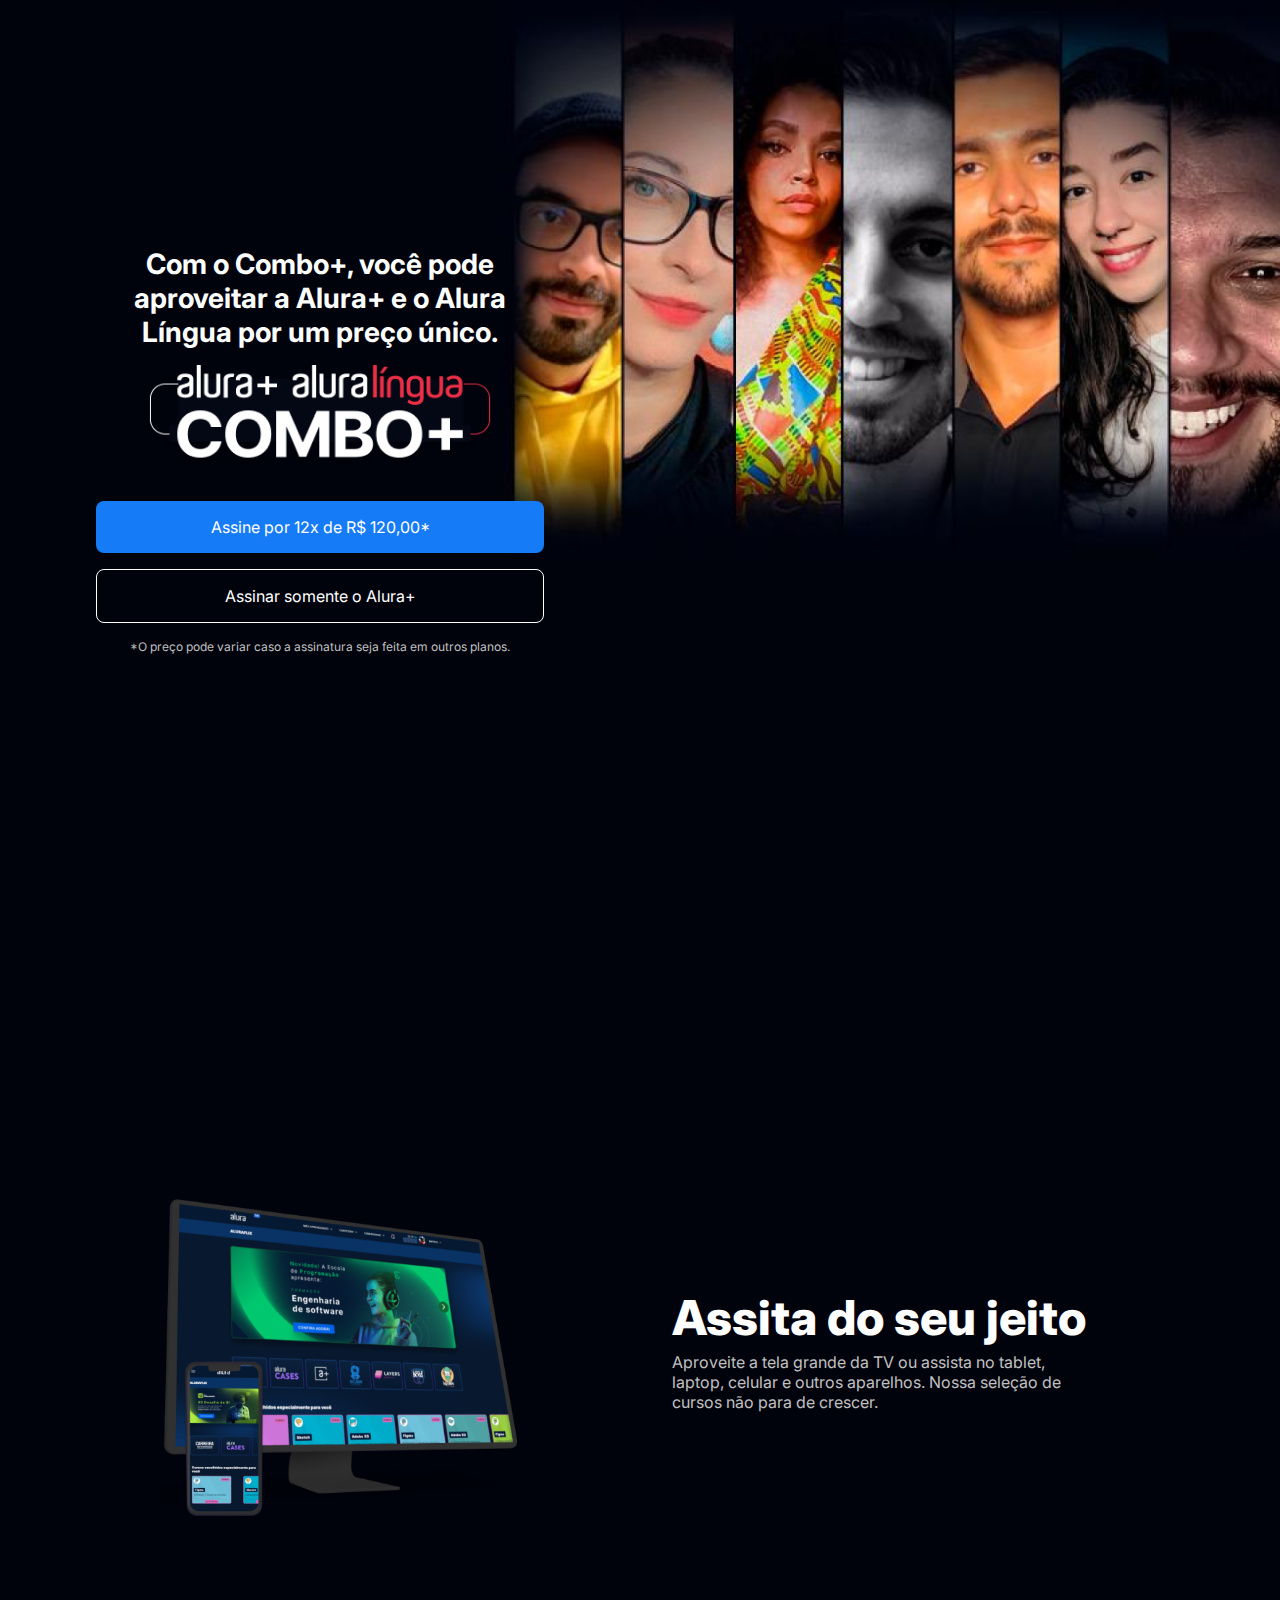
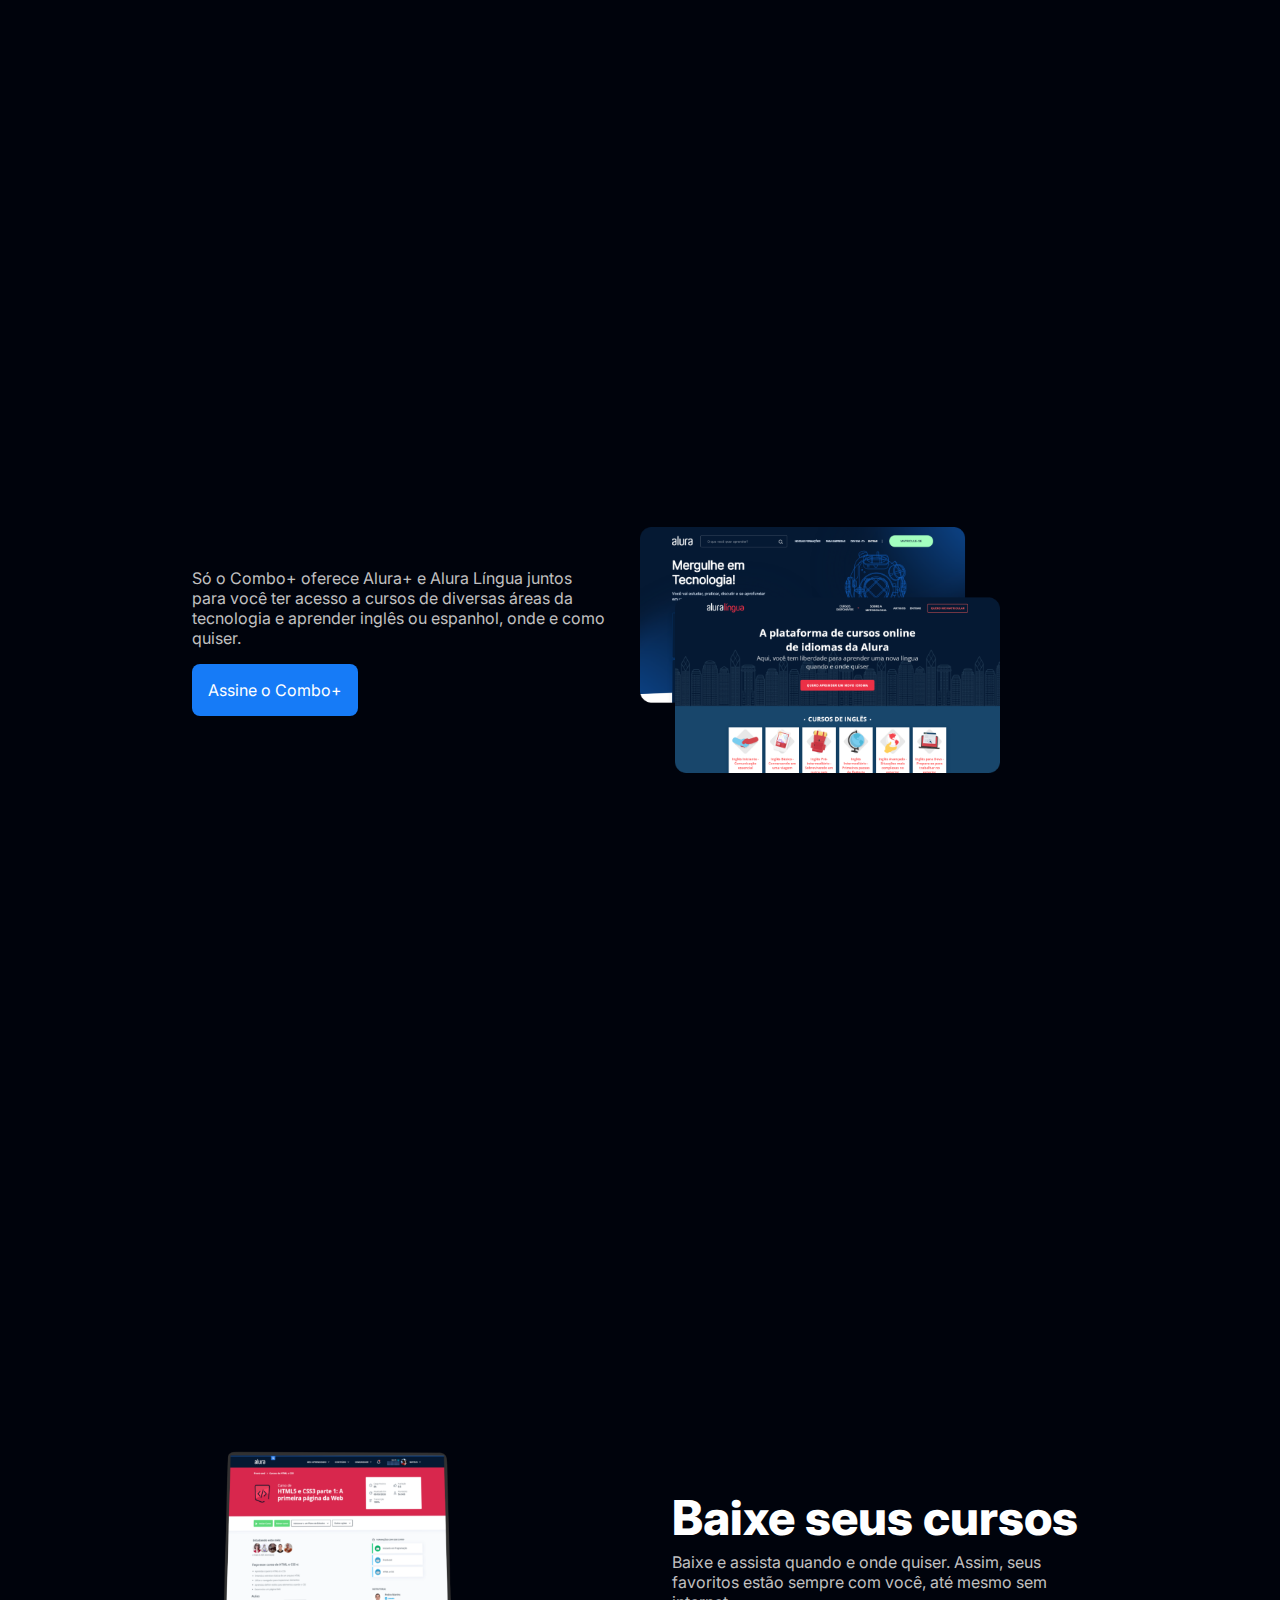
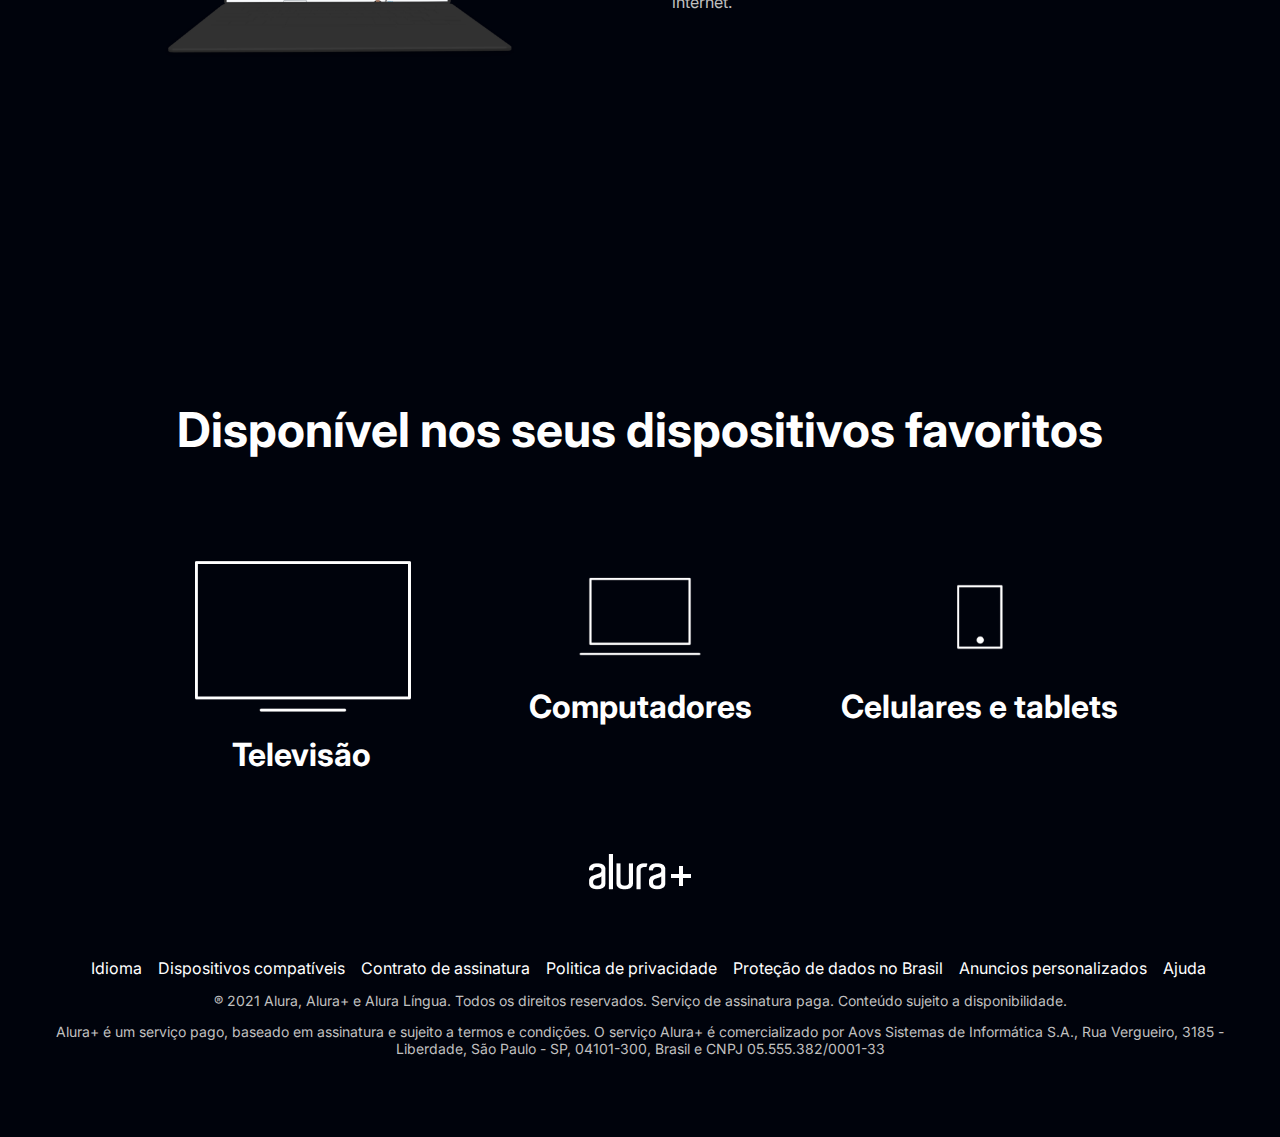
<file: aprofundando-conhecimentos/index.html>
<!DOCTYPE html>
<html lang="pt-br">
    <head>
        <meta charset="UTF-8">
        <meta name="viewport" content="width=device-width, initial-scale=1.0">
        <title>Alura Plus</title>
        <link rel="stylesheet" href="style.css">
    </head>
    <body>
        <section class="container principal">
            <div class="container__caixa">
                <h1 class="container__titulo">Com o Combo+, você pode aproveitar a Alura+
                    e o Alura Língua por um preço único.</h1>
                <img class="container__imagem" src="img/Combo.png" width="348px" height="100px" alt="Imagem mostrando o combo do alura+">   
                <a href="www.alura.com.br" class="container__botao">Assine por 12x de R$ 120,00*</a>
                <a href="www.alura.com.br" class="container__botao botao_secundario">Assinar somente o Alura+</a>    
                <P class="container__aviso">*O preço pode variar caso a assinatura seja feita em outros planos.</P>
            </div>
        </section>
        <section class="container secundario">
            <img class="secundario__imagem" src="img/Plataformas.png" alt="Mostra todas as plataformas disponiveis do alura, sendo aberto no computador e celular">
            <div class="container__descricao">
                <h2 class="descricao__titulo">Assita do seu jeito</h2>
                <p class="descricao__texto">Aproveite a tela grande da TV ou assista no tablet, laptop, celular e outros aparelhos. Nossa seleção de cursos não para de crescer.</p>
            </div>
        </section>
        <section class="container secundario">
            <div class="container__descricao">
                <p class="descricao__texto" >Só o Combo+ oferece Alura+ e Alura Língua juntos para você ter acesso a cursos de diversas áreas da tecnologia e aprender inglês ou espanhol, onde e como quiser.</p>
                <a class="container__botao secundario__botao" href="www.alura.com.br">Assine o Combo+</a>
            </div>
            <img class="secundario__imagem" src="img/Telas.png" alt="Telas do site da alura">
        </section>
        <section class="container secundario">
            <img class="secundario__imagem" src="img/Notebook.png" alt="Imagem do alura+ num notebook">
            <div class="container__descricao">
                <h2 class="descricao__titulo">Baixe seus cursos</h2>
                <p class="descricao__texto" >Baixe e assista quando e onde quiser. Assim, seus favoritos estão sempre com você, até mesmo sem internet.</p>
             </div>
        </section>
        <section class="dispositivos">
            <h2 class="dispositivos__titulo">Disponível nos seus dispositivos favoritos</h2>
            <ul class="dispositivos__lista">
                <li>
                    <img src="img/tv.png" alt="Imagem que mostra que o Alura+ funciona em uma tv">
                    <h3 class="lista__item">Televisão</h3>
                </li>
                <li>
                    <img class="secundario__imagem" src="img/computador.png" alt="Imagem que mostra que o Alura+ funciona em um computador">
                    <h3 class="lista__item">Computadores</h3>
                </li>
                <li>
                    <img class="secundario__imagem" src="img/celular.png" alt="Imagem que mostra que o Alura+ funciona em celulares e tablets">
                    <h3 class="lista__item">Celulares e tablets</h3>
                </li>
            </ul>
        </section>
        <footer class="rodape">
            <img class="rodape__logo" src="img/Logo.png" alt="logo da Alura+">
            <ul class="rodape__lista">
                <li class="lista__link">
                    <a href="#">Idioma</a>
                </li>
                <li class="lista__link">
                    <a href="#">Dispositivos compatíveis</a>
                </li>
                <li class="lista__link">
                    <a href="#">Contrato de assinatura</a>
                </li>
                <li class="lista__link">
                    <a href="#">Politica de privacidade</a>
                </li>
                <li class="lista__link">
                    <a href="#">Proteção de dados no Brasil</a>
                </li>
                <li class="lista__link">
                    <a href="#">Anuncios personalizados</a>
                </li>
                <li class="lista__link">
                    <a href="#">Ajuda</a>
                </li>
            </ul>
            <p class="rodape__texto">® 2021 Alura, Alura+ e Alura Língua. Todos os direitos reservados. Serviço de assinatura paga. Conteúdo sujeito a disponibilidade.</p>
            <p class="rodape__texto">Alura+ é um serviço pago, baseado em assinatura e sujeito a termos e condições. O serviço Alura+ é comercializado por Aovs Sistemas de Informática S.A., Rua Vergueiro, 3185 - Liberdade, São Paulo - SP, 04101-300, Brasil e CNPJ 05.555.382/0001-33</p>
        </footer>
    </body>
</html>
</file>
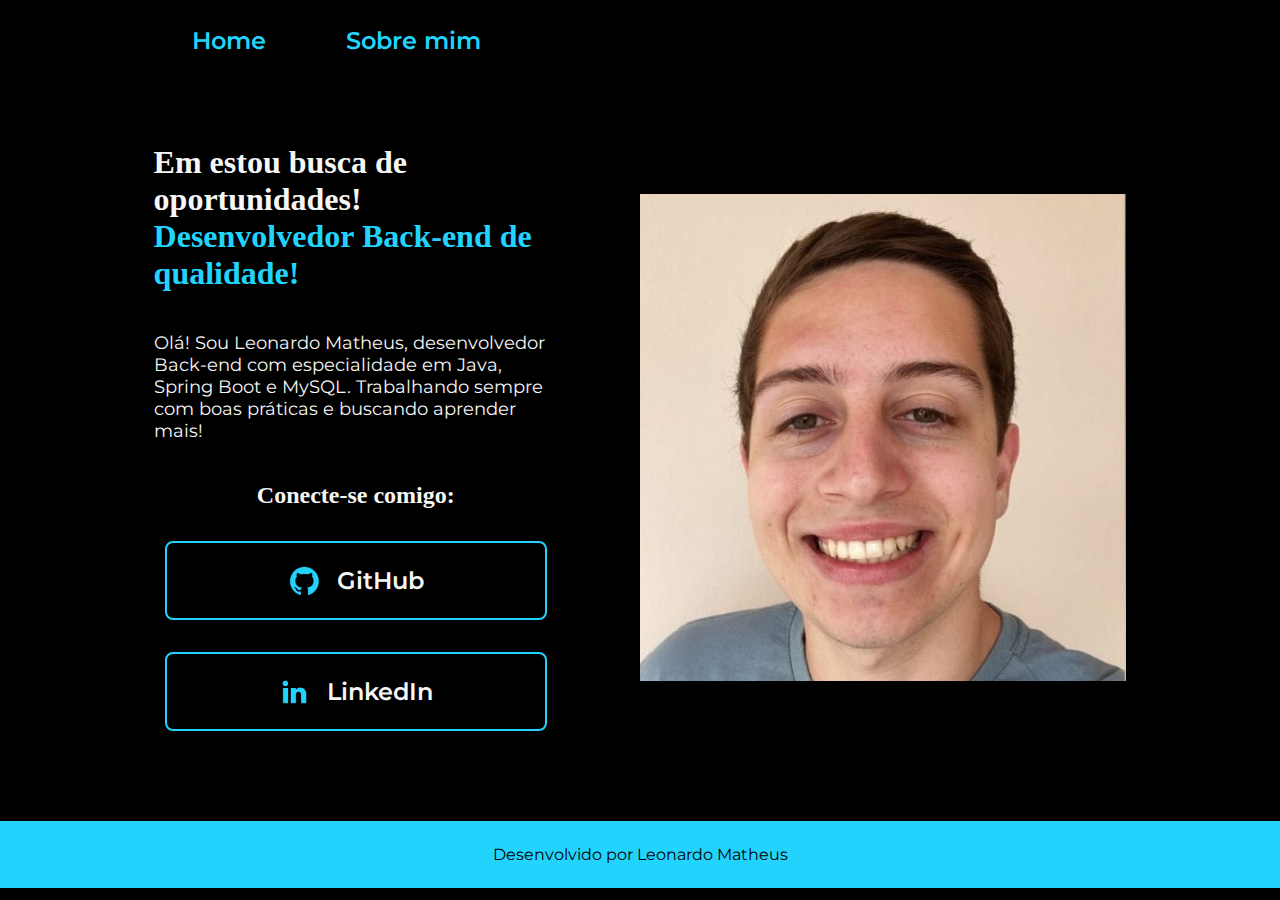
<file: html-css/index.html>
<!DOCTYPE html>
<html lang="pt-br">
    <head>
        <meta charset="UTF-8">
        <meta name="viewport" content="width=device-width, initial-scale=1.0">
        <link rel="stylesheet" href="styles/style.css">
        <title>Portfolio</title>
    </head>
    <body>
        <header class="cabecalho">
            <nav class="cabecalho__menu">
                <a class="cabecalho__menu__link" href="index.html">Home</a>
                <a class="cabecalho__menu__link" href="about.html">Sobre mim</a>
            </nav>
        </header>
        <main class="apresentacao">
            <section class="apresentacao__conteudo">
                <h1 class="apresentacao__titulo">
                    Em estou busca de oportunidades! 
                    <strong class="titulo-destaque"> Desenvolvedor Back-end de qualidade!</strong>
                </h1>
                <p class="apresentacao__conteudo__texto">
                    Olá! Sou Leonardo Matheus, desenvolvedor Back-end
                    com especialidade em Java, Spring Boot e MySQL.
                    Trabalhando sempre com boas práticas e buscando
                    aprender mais!
                </p>
                <div class="apresentacao__links">
                    <h2 class="apresentacao__links__h2">Conecte-se comigo:</h2>
                    <a class="apresentacao__links__navegacao" href="http://github.com/Leonardo2M"><img src="assets/github.png" alt="">GitHub</a>
                    <a class="apresentacao__links__navegacao" href="https://www.linkedin.com/in/leonardommiranda/"><img src="assets/linkedin.png" alt="">LinkedIn</a>
                </div>
            </section>
            <img class="apresentacao__imagem" src="assets/minha-imagem.png" alt="Foto de rosto de Leonardo Matheus de miranda">
        </main>
        <footer class="rodape">Desenvolvido por Leonardo Matheus</footer>
    </body>
</html>
</file>
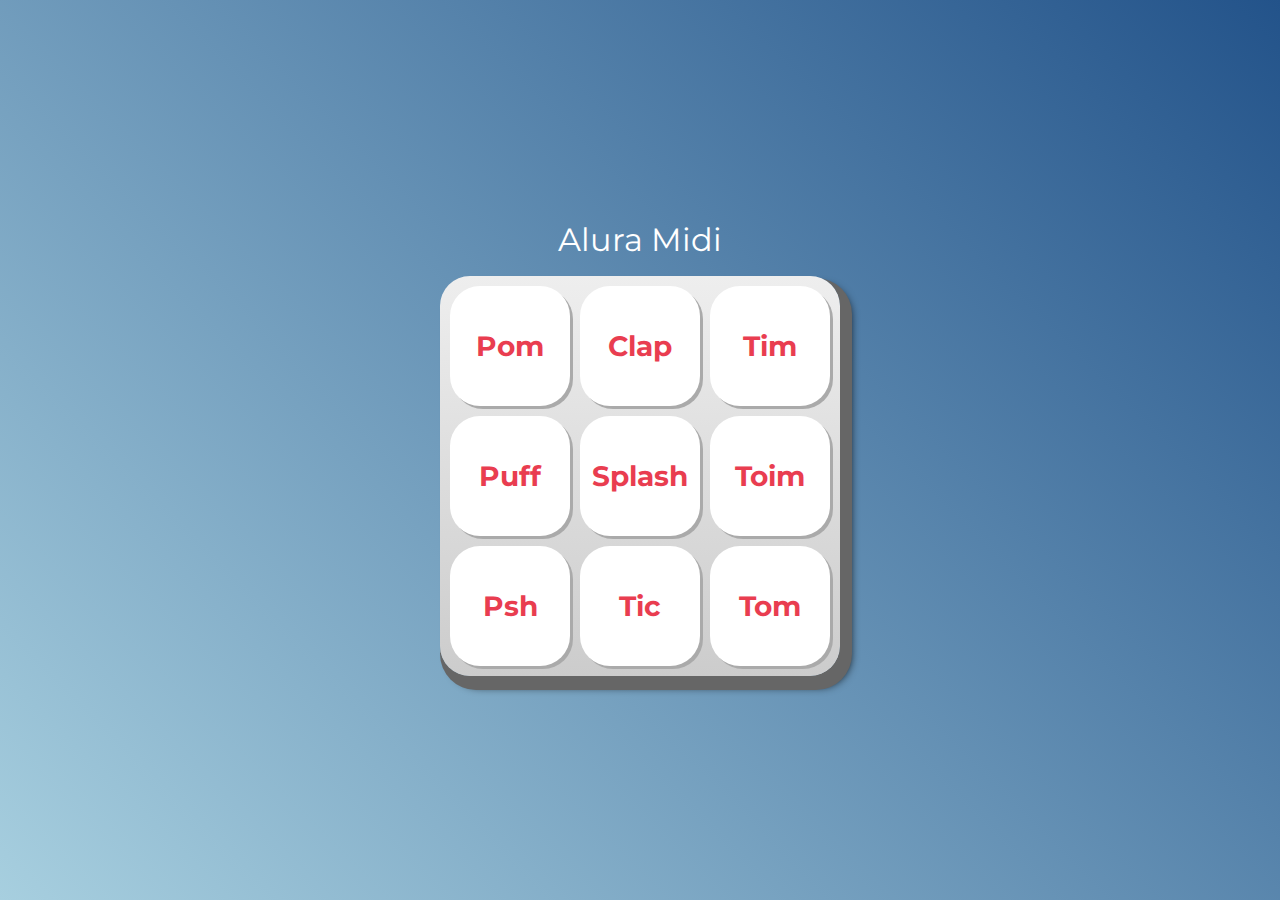
<file: js/aluramidi/index.html>
<!DOCTYPE html>
<html lang="pt-BR">
    <head>
        <meta charset="UTF-8">
        <meta http-equiv="X-UA-Compatible" content="IE=edge">
        <meta name="viewport" content="width=device-width, initial-scale=1.0">

        <title>Alura MIDI</title>

        <link rel="preconnect" href="https://fonts.googleapis.com">
        <link rel="preconnect" href="https://fonts.gstatic.com" crossorigin>
        <link href="https://fonts.googleapis.com/css2?family=Montserrat:wght@500;600&display=swap" rel="stylesheet">

        <link rel="icon" type="image/png" href="images/bateria.png">
        <link rel="stylesheet" href="css/reset.css">
        <link rel="stylesheet" href="css/estilos.css">

    </head>
    <body>

        <h1>Alura Midi</h1>

        <section class="teclado">
            <button class="tecla tecla_pom">Pom</button>
            <button class="tecla tecla_clap">Clap</button>
            <button class="tecla tecla_tim">Tim</button>

            <button class="tecla tecla_puff">Puff</button>
            <button class="tecla tecla_splash">Splash</button>
            <button class="tecla tecla_toim">Toim</button>

            <button class="tecla tecla_psh">Psh</button>
            <button class="tecla tecla_tic">Tic</button>
            <button class="tecla tecla_tom">Tom</button>
        </section>

        <audio src="sounds/keyq.wav" id="som_tecla_pom"></audio>
        <audio src="sounds/keyw.wav" id="som_tecla_clap"></audio>
        <audio src="sounds/keye.wav" id="som_tecla_tim"></audio>
        <audio src="sounds/keya.wav" id="som_tecla_puff"></audio>
        <audio src="sounds/keys.wav" id="som_tecla_splash"></audio>
        <audio src="sounds/keyd.wav" id="som_tecla_toim"></audio>
        <audio src="sounds/keyz.wav" id="som_tecla_psh"></audio>
        <audio src="sounds/keyx.wav" id="som_tecla_tic"></audio>
        <audio src="sounds/keyc.wav" id="som_tecla_tom"></audio>

        <script src="main.js"></script>
    </body>
</html>
</file>
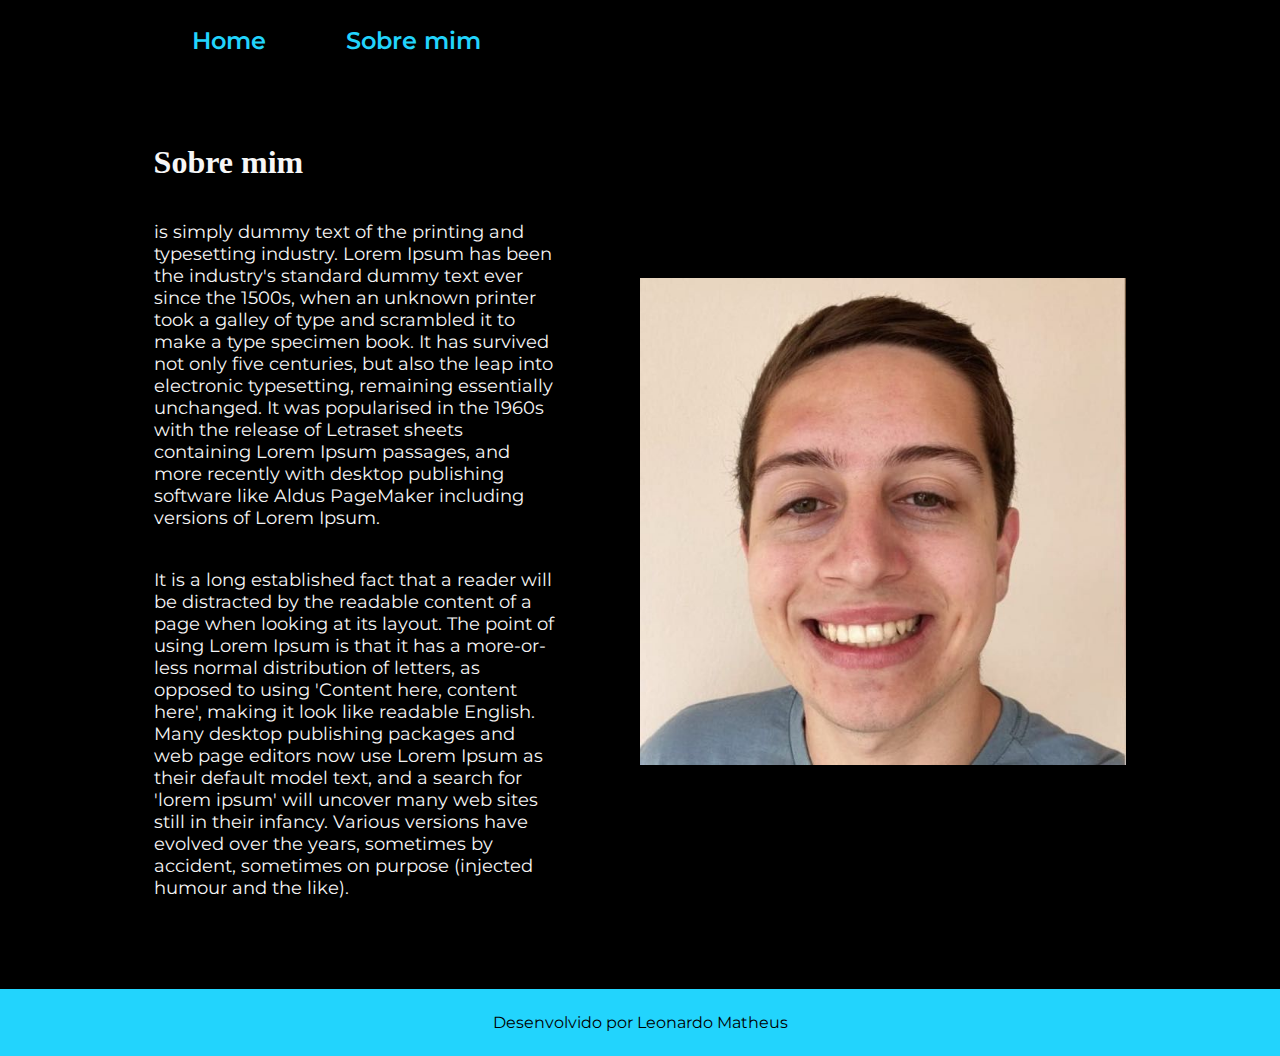
<file: html-css/about.html>
<!DOCTYPE html>
<html lang="en">
<head>
    <meta charset="UTF-8">
    <meta name="viewport" content="width=device-width, initial-scale=1.0">
    <title>Sobre mim</title>
    <link rel="stylesheet" href="styles/style.css">
</head>
<body>
    <header class="cabecalho">
        <nav class="cabecalho__menu">
            <a class="cabecalho__menu__link" href="index.html">Home</a>
            <a class="cabecalho__menu__link" href="about.html">Sobre mim</a>
        </nav>
    </header>
    <main class="apresentacao">
        <section class="apresentacao__conteudo">
            <h1 class="apresentacao__conteudo__h2">Sobre mim</h1>
            <p class="apresentacao__conteudo__texto">is simply dummy text of the printing and typesetting industry. Lorem Ipsum has been the industry's standard dummy text ever since the 1500s, when an unknown printer took a galley of type and scrambled it to make a type specimen book. It has survived not only five centuries, but also the leap into electronic typesetting, remaining essentially unchanged. It was popularised in the 1960s with the release of Letraset sheets containing Lorem Ipsum passages, and more recently with desktop publishing software like Aldus PageMaker including versions of Lorem Ipsum.</p>
            <p class="apresentacao__conteudo__texto">It is a long established fact that a reader will be distracted by the readable content of a page when looking at its layout. The point of using Lorem Ipsum is that it has a more-or-less normal distribution of letters, as opposed to using 'Content here, content here', making it look like readable English. Many desktop publishing packages and web page editors now use Lorem Ipsum as their default model text, and a search for 'lorem ipsum' will uncover many web sites still in their infancy. Various versions have evolved over the years, sometimes by accident, sometimes on purpose (injected humour and the like).</p>
        </section>
        <img class="apresentacao__imagem" src="assets/minha-imagem.png" alt="Foto de rosto de Leonardo Matheus de miranda">
    </main>
    <footer class="rodape">Desenvolvido por Leonardo Matheus</footer>
</body>
</html>
</file>
<file: aprofundando-conhecimentos/style.css>
@import url('https://fonts.googleapis.com/css2?family=Inter:wght@400;700&display=swap');

* {
    padding: 0;
    margin: 0;
}

:root {
    --cor-principal: #FFFFFF;
    --cor-secundario: #C0C0C0;
    --cor-azul: #167BF7;
    --cor-background: #00030C;
    --cor-efeito: #72f6ff;

    --fonte-principal: 'Inter', sans-serif;
}

body {
    background-color: var(--cor-background);
    color: var(--cor-principal);
    font-family: var(--fonte-principal);
    font-size: 16px;
    font-weight: 400;
}

.principal {
    background-image: url(img/Background.png);
    background-repeat: no-repeat;
    background-size: contain;
    align-items: center;
    text-align: center;
}

.container {
    display: grid;
    height: 100vh;
    grid-template-columns:  50% 50%;
}

.container__caixa {
    margin: 0 6em;
}

.container__titulo {
    font-size: 28px;
    font-weight: 700;
}

.container__botao {
    display: block;
    border-radius: 8px;
    padding: 1em;
    color: var(--cor-principal);
    background-color: var(--cor-azul);
    text-decoration: none;
    margin-bottom: 1em;
}

.container__botao:hover {
    background-color: var(--cor-efeito);
    color: var(--cor-background);
}

.botao_secundario {
    background-color: transparent;
    border: 1px solid var(--cor-principal);
}

.container__imagem {
    margin: 1em 0 2em 0;
}

.container__aviso {
    font-size: 12px;
    color: var(--cor-secundario);
}

.secundario {
    align-items: center;
    margin: 0 10em;
}

.secundario__imagem {
    width: 75%;
}

.descricao__titulo {
    font-size: 48px;
    font-weight: 800;
    color: var(--cor-principal);
    margin-bottom: 0.1em;
}

.descricao__texto {
    font-weight: 400;
    color: var(--cor-secundario);
}

.secundario__botao {
    display: inline-block;
    margin-top: 1em;
}

.container__descricao {
    padding: 2em;
}

.dispositivos {
    text-align: center;
}

.dispositivos__titulo {
    color: var(--cor-principal);
    font-size: 48px;
    font-family: var(--fonte-principal);
    font-weight: 700;
}

.dispositivos__lista {
    display: flex;
    justify-content: center;
    list-style-type: none;
    margin: 5rem 0;
}

.lista__item {
    font-size: 32px;
}

.rodape {
    text-align: center;
    margin: 5em 3em;
}

.rodape__logo {
    margin-bottom: 3rem;
}

.rodape__lista {
    display: flex;
    justify-content: center;
    list-style-type: none;
    margin-top: 1em;
}

.lista__link a{
    text-decoration: none;
    color: var(--cor-principal);
    margin-left: 1em;
}

.lista__link a:hover{
    color: var(--cor-azul);
}

.rodape__texto {
    margin: 1em 0;
    color: var(--cor-secundario);
    font-size: 14px;
}
</file>
<file: html-css/styles/style.css>
@import url('https://fonts.googleapis.com/css2?family=Krona+One&family=Montserrat:wght@400;600&display=swap');

:root {
    --cor-primaria: #000000;
    --cor-secundaria: #F6F6F6;
    --cor-terciaria: #22D4FD;
    --cor-hover: #272727;

    --font-primaria: 'Krona One', sans-serif;
    --font-secundaria:'Montserrat', sans-serif;
}

*{
    margin: 0;
    padding: 0;
}

body {
    box-sizing: border-box;
    background-color: var(--cor-primaria);
    color: var(--cor-secundaria);
}

.cabecalho {
    padding: 2% 0 0 15%;
}

.cabecalho__menu {
    display: flex;
    gap: 80px;
}

.cabecalho__menu__link {
    font-family: var(--font-secundaria);
    font-size: 1.5rem;
    font-weight: 600;
    color: var(--cor-terciaria);
    text-decoration: none;
}

.apresentacao {
    padding: 7% 12%;
    display: flex;
    align-items: center;
    justify-content: space-between;
    gap: 82px;
}

.titulo-destaque {
    color: var(--cor-terciaria);;
}

.apresentacao__conteudo {
    width: 50%;
    display: flex;
    flex-direction: column;
    gap: 40px;
}

.apresentacao__conteudo__titulo {
    font-size: 2.25rem;
    font-family: var(--font-primaria);
}

.apresentacao__conteudo__texto {
    font-size: 1.125rem;
    font-family: var(--font-secundaria);

}

.apresentacao__links {
    display: flex;
    flex-direction: column;
    justify-content: space-between;
    align-items: center;
    gap: 32px;
}

.apresentacao__links__subtitulo {
    font-family: var(--font-primaria);
    font-weight: 400;
    font-size: 1.5rem;
}

.apresentacao__links__navegacao {
    display: flex;
    justify-content: center;
    align-items: center;
    gap: 16px;
    border: 2px solid var(--cor-terciaria);
    width: 378px;
    text-align: center;
    border-radius: 8px;
    font-size: 1.5rem;
    font-weight: 600;
    padding: 21.5px 0;
    text-decoration: none;
    color: var(--cor-secundaria);
    font-family: var(--font-secundaria);
}

.apresentacao__links__navegacao:hover {
    background-color: var(--cor-hover);
}

.apresentacao__imagem {
    width: 50%;
}

.rodape {
    color: var(--cor-primaria);
    background-color: var(--cor-terciaria);
    padding: 24px;
    text-align: center;
    font-family: var(--font-secundaria);
    font-weight: 400;
}

@media (max-width: 1200px) {
    .cabecalho {
        padding: 9%;
    }

    .cabecalho__menu {
        justify-content: center;
    }

    .apresentacao {
        flex-direction: column-reverse;
        padding: 5%;
    }

    .apresentacao__conteudo {
        width: auto;
    }
}
</file>
<file: js/aluramidi/css/estilos.css>
:root {
  --cinza: #aaa;
  --vermelha: #e93d50;
  --vermelha-escura: #af303f;
  --branca: #fff;
  --luz: rgb(229, 255, 0);
}

body {
  align-items: center;
  background: linear-gradient(45deg, #a7cfdf 0%,#23538a 100%);
  display: flex;
  justify-content: center;
  flex-direction: column;
  font-family: 'Montserrat', sans-serif;
  min-height: 100vh;
}

h1 {
  color: var(--branca);
  margin-bottom: 20px;
  font-size: 2rem;
}

.teclado {
  background: linear-gradient(to bottom, #eeeeee 0%,#cccccc 100%);
  box-shadow: 6px 8px 0 6px #666, 10px 10px 10px #000;
  border-radius: 30px;
  display: grid;
  gap: 10px;
  grid-template-columns: repeat(3, 1fr);
  padding: 10px;
}

.tecla {
  background-color: var(--branca);
  border-radius: 30px;
  box-shadow: 3px 3px 0 var(--cinza);
  color: var(--vermelha);
  cursor: pointer;
  height: 120px;
  font-size: 1.75em;
  font-weight: bold;
  line-height: 120px;
  text-align: center;
  width: 120px;
}

.tecla.ativa,
.tecla:active {
  background-color: var(--vermelha);
  border: 4px solid  var(--vermelha);
  box-shadow: 3px 3px 0 var(--vermelha-escura) inset;
  color: var(--branca);
  outline: none;
}

.tecla.focus,
.tecla:focus {
  outline: none;
  box-shadow: 1px 1px 10px var(--luz);
}

.tecla.active:focus,
.tecla:active:focus {
  box-shadow: 3px 3px 0 var(--vermelha-escura) inset, 1px 1px 10px var(--luz);
}
</file>
